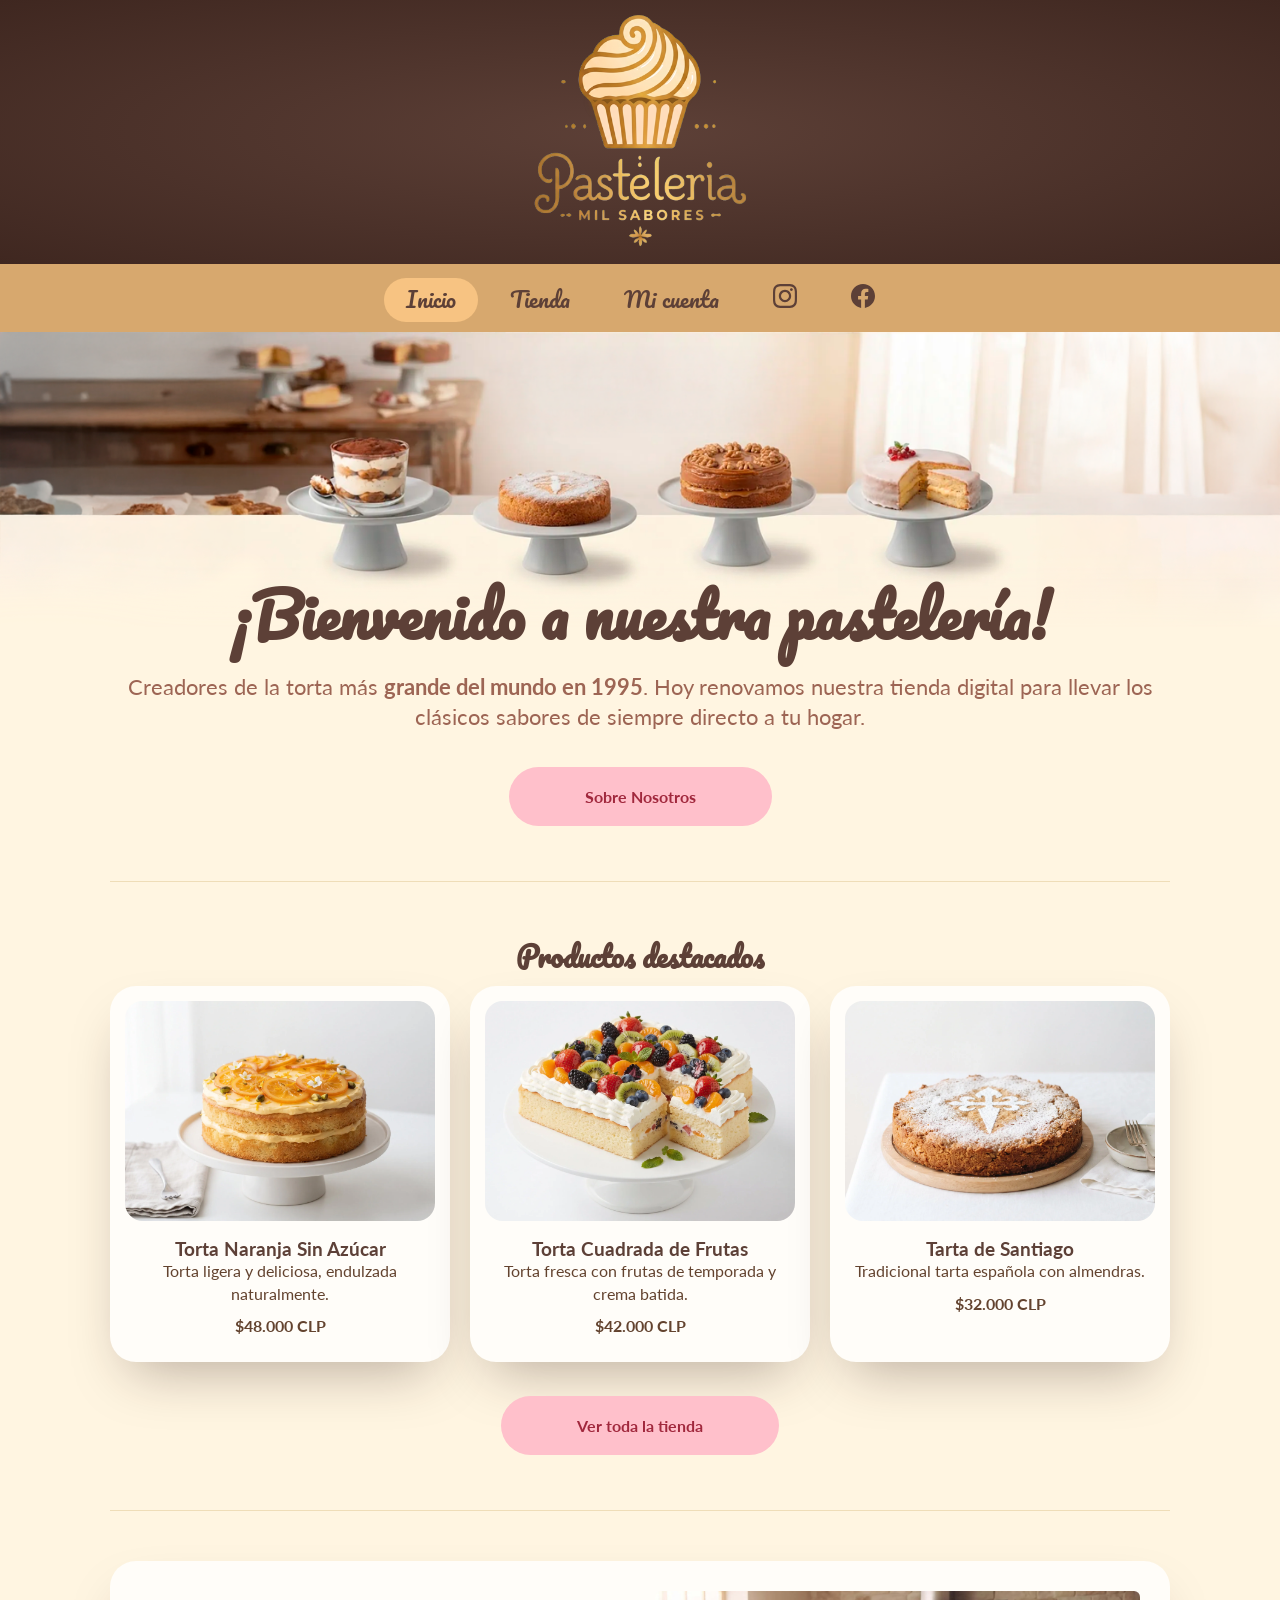
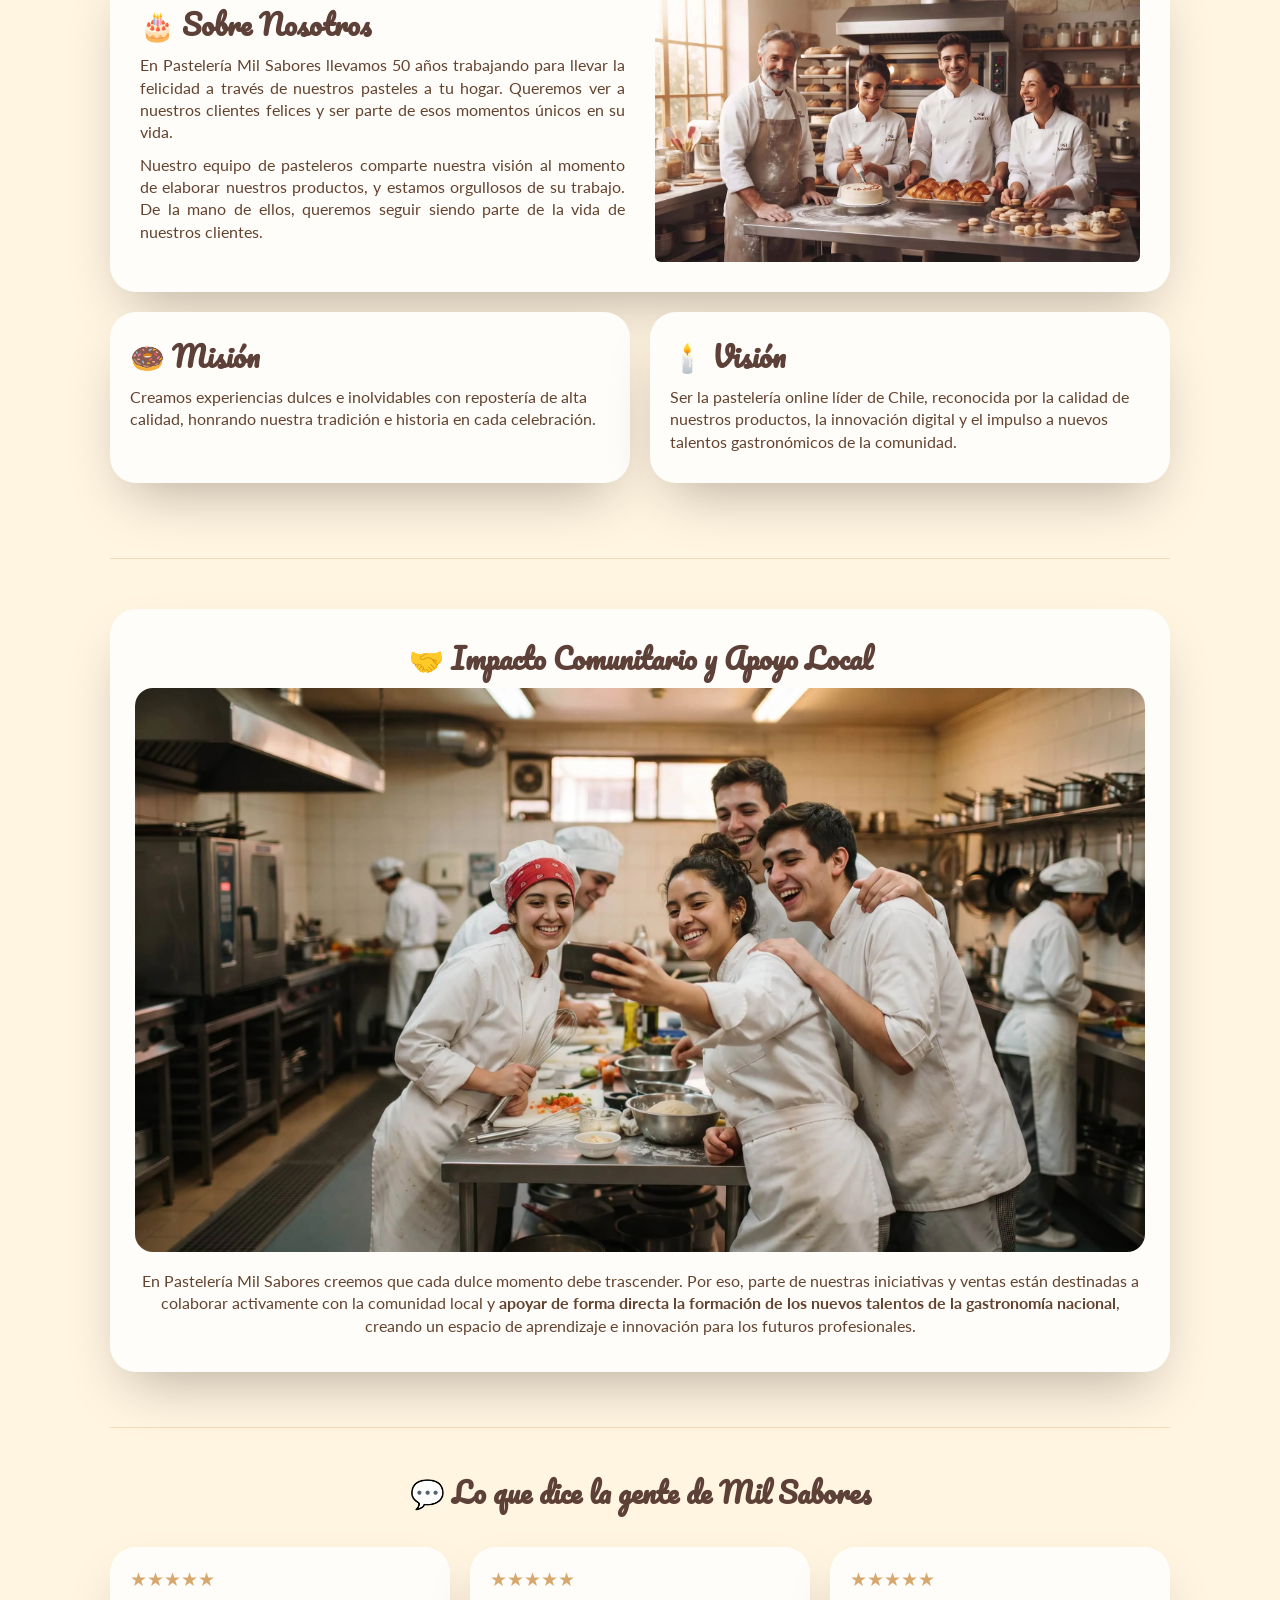
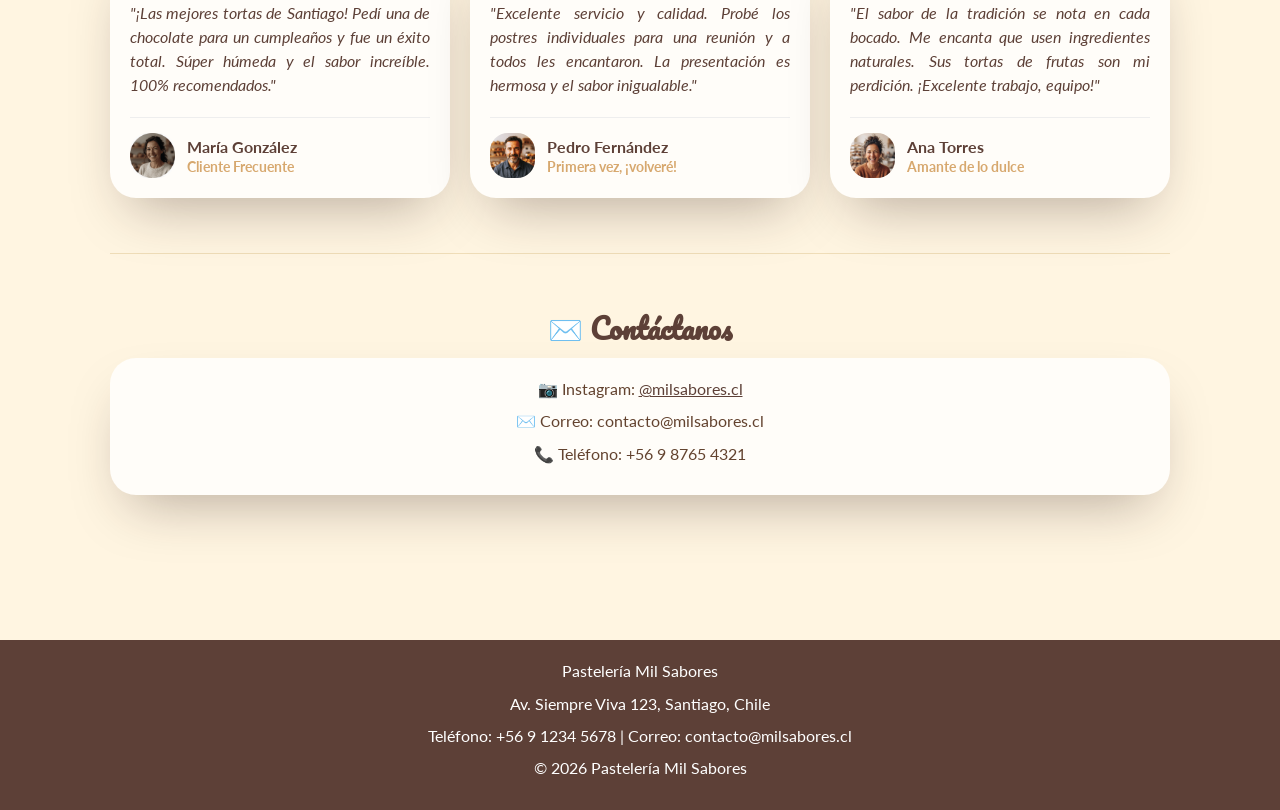
<file: index.html>
<!DOCTYPE html>
<html lang="es">
<head>
    <meta charset="UTF-8">
    <meta name="viewport" content="width=device-width, initial-scale=1.0">
    <title>🎂 Pastelería Mil Sabores - Inicio</title>
    <meta name="description" content="Pastelería Mil Sabores, tortas y postres artesanales hechos con dedicación.">
    <link rel="stylesheet" href="css/style.css">
    <link rel="preconnect" href="https://fonts.googleapis.com">
    <link rel="preconnect" href="https://fonts.gstatic.com" crossorigin>
    <link href="https://fonts.googleapis.com/css2?family=Lato:ital,wght@0,100;0,300;0,400;0,700;0,900;1,100;1,300;1,400;1,700;1,900&family=Pacifico&display=swap" rel="stylesheet">
</head>
<body>

    <header>
        <div class="logo">
            <a href="index.html"> <img src="img/logo.png" /><h1>Pastelería Mil Sabores</h1></a>
        </div>
    </header>

    <nav>
        <ul>
            <li><a href="index.html" class="current">Inicio</a></li>
            <li><a href="tienda.html">Tienda</a></li>
            <li><a href="login.html">Mi cuenta</a></li>
            <li>
                <a href="#" target="_blank">
                    <svg xmlns="http://www.w3.org/2000/svg" viewBox="0 0 24 24" width="24" height="24" fill="currentColor">
                        <path d="M12 2.163c3.204 0 3.584.012 4.85.07 3.252.148 4.771 1.691 4.919 4.919.058 1.265.069 1.645.069 4.849 0 3.205-.012 3.584-.069 4.849-.149 3.225-1.664 4.771-4.919 4.919-1.266.058-1.644.07-4.85.07-3.204 0-3.584-.012-4.849-.07-3.26-.149-4.771-1.699-4.919-4.92-.058-1.265-.07-1.644-.07-4.849 0-3.204.013-3.583.07-4.849.149-3.227 1.664-4.771 4.919-4.919 1.266-.057 1.645-.069 4.849-.069zm0-2.163c-3.259 0-3.667.014-4.947.072-4.358.2-6.78 2.618-6.98 6.98-.059 1.281-.073 1.689-.073 4.948 0 3.259.014 3.668.072 4.948.2 4.358 2.618 6.78 6.98 6.98 1.281.058 1.689.072 4.948.072 3.259 0 3.668-.014 4.948-.072 4.354-.2 6.782-2.618 6.979-6.98.059-1.28.073-1.689.073-4.948 0-3.259-.014-3.667-.072-4.947-.196-4.354-2.617-6.78-6.979-6.98-1.281-.059-1.69-.073-4.949-.073zm0 5.838c-3.403 0-6.162 2.759-6.162 6.162s2.759 6.163 6.162 6.163 6.162-2.759 6.162-6.163c0-3.403-2.759-6.162-6.162-6.162zm0 10.162c-2.209 0-4-1.79-4-4 0-2.209 1.791-4 4-4s4 1.791 4 4c0 2.21-1.791 4-4 4zm6.406-11.845c-.796 0-1.441.645-1.441 1.44s.645 1.44 1.441 1.44c.795 0 1.439-.645 1.439-1.44s-.644-1.44-1.439-1.44z"/>
                    </svg>
                </a>
            </li>
            <li>
                <a href="#" target="_blank">
                    <svg xmlns="http://www.w3.org/2000/svg" viewBox="0 0 24 24" width="24" height="24" fill="currentColor">
                        <path d="M24 12.073c0-6.627-5.373-12-12-12s-12 5.373-12 12c0 5.99 4.388 10.954 10.125 11.854v-8.385H7.078v-3.47h3.047V9.43c0-3.007 1.792-4.669 4.533-4.669 1.312 0 2.686.235 2.686.235v2.953H15.83c-1.491 0-1.956.925-1.956 1.874v2.25h3.328l-.532 3.47h-2.796v8.385C19.612 23.027 24 18.062 24 12.073z"/>
                    </svg>
                </a>
            </li>
        </ul>
    </nav>

    <img class="bienvenida-imagen" src="img/hero.png" alt="Torta Cuadrada de Frutas de la pastelería">
    
    <main>
        <section id="bienvenida">
            <h2>¡Bienvenido a nuestra pastelería!</h2>
            <p>Creadores de la torta más <b>grande del mundo en 1995</b>. Hoy renovamos nuestra tienda digital para llevar los clásicos sabores de siempre directo a tu hogar.</p>
            <button type="button" id="go-nosotros">Sobre Nosotros</button>
        </section>

        <section id="destacados">
            <h2>Productos destacados</h2>
            <div class="contenedor-productos">

                <article class="tarjeta-producto tarjeta-base">
                    <img src="img/Torta_Naranja_Sin_Azucar.webp" alt="Torta Naranja Sin Azúcar">
                    <h3>Torta Naranja Sin Azúcar</h3>
                    <p>Torta ligera y deliciosa, endulzada naturalmente.</p>
                    <p class="precio">$48.000 CLP</p>
                </article>
                
                <article class="tarjeta-producto tarjeta-base">
                    <img src="img/Torta_Cuadrada_Frutas.webp" alt="Torta Cuadrada de Frutas">
                    <h3>Torta Cuadrada de Frutas</h3>
                    <p>Torta fresca con frutas de temporada y crema batida.</p>
                    <p class="precio">$42.000 CLP</p>
                </article>

                <article class="tarjeta-producto tarjeta-base">
                    <img src="img/Tarta_De_Santiago.webp" alt="Tarta de Santiago">
                    <h3>Tarta de Santiago</h3>
                    <p>Tradicional tarta española con almendras.</p>
                    <p class="precio">$32.000 CLP</p>
                </article>

            </div>
            <a href="tienda.html" class="button">Ver toda la tienda</a>
        </section>

        <section class="seccion-quienes-somos" id="nosotros">
            <div class="tarjeta-sobre-nosotros tarjeta-base">
                <div class="texto-nosotros">
                    <h2>🎂 Sobre Nosotros</h2>
                    <p>En Pastelería Mil Sabores llevamos 50 años trabajando para llevar la felicidad a través de nuestros pasteles a tu hogar. Queremos ver a nuestros clientes felices y ser parte de esos momentos únicos en su vida.</p>
                    <p>Nuestro equipo de pasteleros comparte nuestra visión al momento de elaborar nuestros productos, y estamos orgullosos de su trabajo. De la mano de ellos, queremos seguir siendo parte de la vida de nuestros clientes.</p>
                </div>
                <div class="imagen-nosotros">
                    <img src="img/Quienes_somos.webp" alt="Equipo de pasteleros en Mil Sabores">
                </div>
            </div>
            <div class="contenedor-mision-vision">
                <div class="caja-mision tarjeta-base">
                    <h2>🍩 Misión</h2>
                    <p>Creamos experiencias dulces e inolvidables con repostería de alta calidad, honrando nuestra tradición e historia en cada celebración.</p>
                </div>
                <div class="caja-vision tarjeta-base">
                    <h2>🕯️ Visión</h2>
                    <p>Ser la pastelería online líder de Chile, reconocida por la calidad de nuestros productos, la innovación digital y el impulso a nuevos talentos gastronómicos de la comunidad.</p>
                </div>
            </div>
        </section>

        <section class="seccion-impacto">
            <div class="tarjeta-impacto tarjeta-base">
                <h2>🤝 Impacto Comunitario y Apoyo Local</h2>
                <img src="img/Impacto.webp" alt="Estudiantes de pastelería" class="imagen-impacto">
                <p>En Pastelería Mil Sabores creemos que cada dulce momento debe trascender. Por eso, parte de nuestras iniciativas y ventas están destinadas a colaborar activamente con la comunidad local y <b>apoyar de forma directa la formación de los nuevos talentos de la gastronomía nacional</b>, creando un espacio de aprendizaje e innovación para los futuros profesionales.</p>
            </div>
        </section>


        <!-- Sección de Testimonios -->
        <section class="seccion-testimonios">
            <h2>💬 Lo que dice la gente de Mil Sabores</h2>
            <div class="contenedor-testimonios">

                <!-- Testimonio 1 -->
                <article class="tarjeta-testimonio tarjeta-base">
                    <div class="estrellas">&#9733;&#9733;&#9733;&#9733;&#9733;</div>
                    <p>"¡Las mejores tortas de Santiago! Pedí una de chocolate para un cumpleaños y fue un éxito total. Súper húmeda y el sabor increíble. 100% recomendados."</p>
                    <div class="datos-cliente">
                        <img src="img/cliente_1.webp" alt="Foto de María González" class="foto-cliente">
                        <div>
                            <h4>María González</h4>
                            <span>Cliente Frecuente</span>
                        </div>
                    </div>
                </article>

                <!-- Testimonio 2 -->
                <article class="tarjeta-testimonio tarjeta-base">
                    <div class="estrellas">&#9733;&#9733;&#9733;&#9733;&#9733;</div>
                    <p>"Excelente servicio y calidad. Probé los postres individuales para una reunión y a todos les encantaron. La presentación es hermosa y el sabor inigualable."</p>
                    <div class="datos-cliente">
                        <img src="img/cliente_2.webp" alt="Foto de Pedro Fernández" class="foto-cliente">
                        <div>
                            <h4>Pedro Fernández</h4>
                            <span>Primera vez, ¡volveré!</span>
                        </div>
                    </div>
                </article>

                <!-- Testimonio 3 -->
                <article class="tarjeta-testimonio tarjeta-base">
                    <div class="estrellas">&#9733;&#9733;&#9733;&#9733;&#9733;</div>
                    <p>"El sabor de la tradición se nota en cada bocado. Me encanta que usen ingredientes naturales. Sus tortas de frutas son mi perdición. ¡Excelente trabajo, equipo!"</p>
                    <div class="datos-cliente">
                        <img src="img/cliente_3.webp" alt="Foto de Ana Torres" class="foto-cliente">
                        <div>
                            <h4>Ana Torres</h4>
                            <span>Amante de lo dulce</span>
                        </div>
                    </div>
                </article>

            </div>
        </section>

        <!-- Contacto -->
        <section class="no-border">
            <h2>✉️ Contáctanos</h2>
            <div class="nosotros-contacto tarjeta-base">
                <p>📷 Instagram: <a href="https://instagram.com/milsabores.cl" target="_blank" rel="noopener">@milsabores.cl</a></p>
                <p>✉️ Correo: contacto@milsabores.cl</p>
                <p>📞 Teléfono: +56 9 8765 4321</p>
            </div>
        </section>

    </main>

    <footer>
        <p>Pastelería Mil Sabores</p>
        <p>Av. Siempre Viva 123, Santiago, Chile</p>
        <p>Teléfono: +56 9 1234 5678 | Correo: contacto@milsabores.cl</p>
        <p>&copy; 2026 Pastelería Mil Sabores</p>
    </footer>

    <script src="js/main.js"></script>
</body>
</html>
</file>
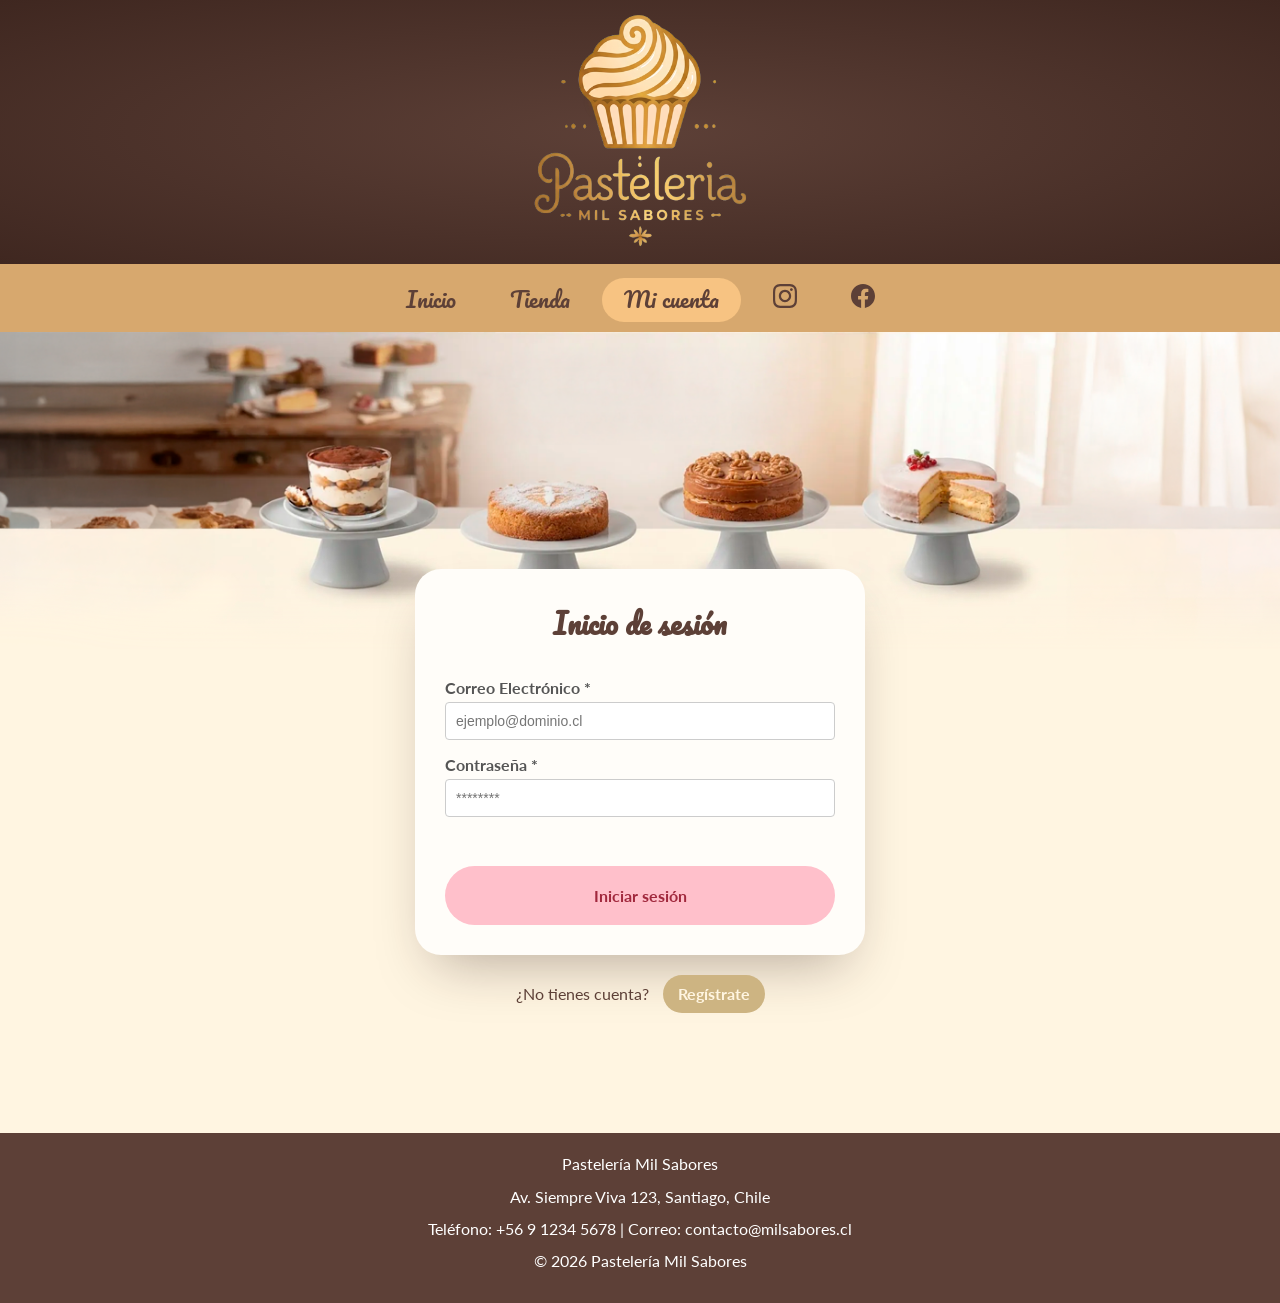
<file: login.html>
<!DOCTYPE html>
<html lang="es">

<head>
    <meta charset="UTF-8">
    <meta name="viewport" content="width=device-width, initial-scale=1.0">
    <title>🎂 Pastelería Mil Sabores - Inicio de sesión</title>
    <meta name="description" content="Pastelería Mil Sabores, tortas y postres artesanales hechos con dedicación.">
    <link rel="stylesheet" href="css/style.css">
    <link rel="preconnect" href="https://fonts.googleapis.com">
    <link rel="preconnect" href="https://fonts.gstatic.com" crossorigin>
    <link
        href="https://fonts.googleapis.com/css2?family=Lato:ital,wght@0,100;0,300;0,400;0,700;0,900;1,100;1,300;1,400;1,700;1,900&family=Pacifico&display=swap"
        rel="stylesheet">
</head>

<body>

    <header>
        <div class="logo">
            <a href="index.html"> <img src="img/logo.png" />
                <h1>🎂 Pastelería Mil Sabores</h1>
            </a>
        </div>
    </header>
    
    <nav>
        <ul>
            <li><a href="index.html">Inicio</a></li>
            <li><a href="tienda.html">Tienda</a></li>
            <li><a href="login.html" class="current">Mi cuenta</a></li>
            <li>
                <a href="#" target="_blank">
                    <svg xmlns="http://www.w3.org/2000/svg" viewBox="0 0 24 24" width="24" height="24" fill="currentColor">
                        <path d="M12 2.163c3.204 0 3.584.012 4.85.07 3.252.148 4.771 1.691 4.919 4.919.058 1.265.069 1.645.069 4.849 0 3.205-.012 3.584-.069 4.849-.149 3.225-1.664 4.771-4.919 4.919-1.266.058-1.644.07-4.85.07-3.204 0-3.584-.012-4.849-.07-3.26-.149-4.771-1.699-4.919-4.92-.058-1.265-.07-1.644-.07-4.849 0-3.204.013-3.583.07-4.849.149-3.227 1.664-4.771 4.919-4.919 1.266-.057 1.645-.069 4.849-.069zm0-2.163c-3.259 0-3.667.014-4.947.072-4.358.2-6.78 2.618-6.98 6.98-.059 1.281-.073 1.689-.073 4.948 0 3.259.014 3.668.072 4.948.2 4.358 2.618 6.78 6.98 6.98 1.281.058 1.689.072 4.948.072 3.259 0 3.668-.014 4.948-.072 4.354-.2 6.782-2.618 6.979-6.98.059-1.28.073-1.689.073-4.948 0-3.259-.014-3.667-.072-4.947-.196-4.354-2.617-6.78-6.979-6.98-1.281-.059-1.69-.073-4.949-.073zm0 5.838c-3.403 0-6.162 2.759-6.162 6.162s2.759 6.163 6.162 6.163 6.162-2.759 6.162-6.163c0-3.403-2.759-6.162-6.162-6.162zm0 10.162c-2.209 0-4-1.79-4-4 0-2.209 1.791-4 4-4s4 1.791 4 4c0 2.21-1.791 4-4 4zm6.406-11.845c-.796 0-1.441.645-1.441 1.44s.645 1.44 1.441 1.44c.795 0 1.439-.645 1.439-1.44s-.644-1.44-1.439-1.44z"/>
                    </svg>
                </a>
            </li>
            <li>
                <a href="#" target="_blank">
                    <svg xmlns="http://www.w3.org/2000/svg" viewBox="0 0 24 24" width="24" height="24" fill="currentColor">
                        <path d="M24 12.073c0-6.627-5.373-12-12-12s-12 5.373-12 12c0 5.99 4.388 10.954 10.125 11.854v-8.385H7.078v-3.47h3.047V9.43c0-3.007 1.792-4.669 4.533-4.669 1.312 0 2.686.235 2.686.235v2.953H15.83c-1.491 0-1.956.925-1.956 1.874v2.25h3.328l-.532 3.47h-2.796v8.385C19.612 23.027 24 18.062 24 12.073z"/>
                    </svg>
                </a>
            </li>
        </ul>
    </nav>

    <img class="bienvenida-imagen small" src="img/hero.png" alt="Torta Cuadrada de Frutas de la pastelería">

    <main class="form-wrap">
        <div class="form-container tarjeta-base">
            <h2>Inicio de sesión</h2>
            <form id="registroForm">

                <div class="form-group">
                    <label for="correo">Correo Electrónico *</label>
                    <input type="email" id="correo" required placeholder="ejemplo@dominio.cl">
                </div>

                <div class="form-group">
                    <label for="password">Contraseña *</label>
                    <input type="password" id="password" required placeholder="********">
                </div>

                <button type="submit">Iniciar sesión</button>
            </form>
        </div>
        <div>¿No tienes cuenta? <a href="registro.html" class="button small">Regístrate</a></div>

    </main>
    <footer>
        <p>Pastelería Mil Sabores</p>
        <p>Av. Siempre Viva 123, Santiago, Chile</p>
        <p>Teléfono: +56 9 1234 5678 | Correo: contacto@milsabores.cl</p>
        <p>&copy; 2026 Pastelería Mil Sabores</p>
    </footer>
</body>
</html>
</file>
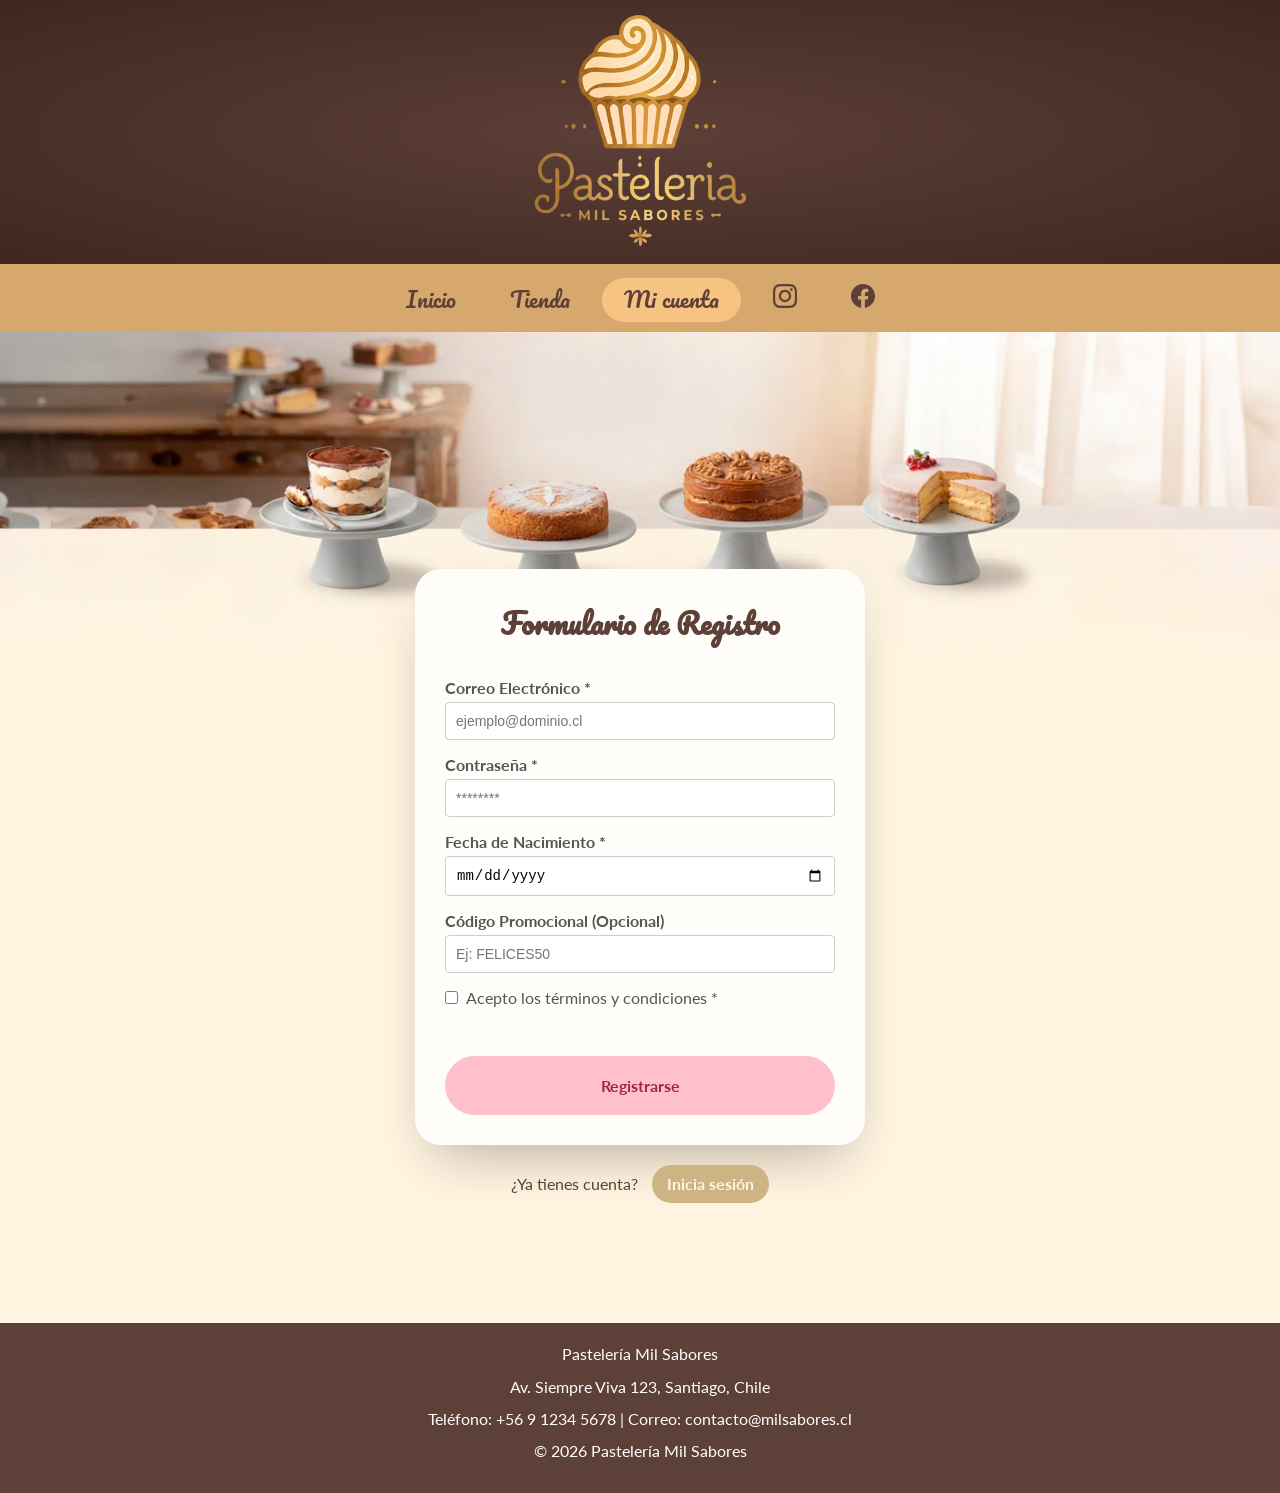
<file: registro.html>
<!DOCTYPE html>
<html lang="es">

<head>
    <meta charset="UTF-8">
    <meta name="viewport" content="width=device-width, initial-scale=1.0">
    <title>🎂 Pastelería Mil Sabores - Registro</title>
    <meta name="description" content="Pastelería Mil Sabores, tortas y postres artesanales hechos con dedicación.">
    <link rel="stylesheet" href="css/style.css">
    <link rel="preconnect" href="https://fonts.googleapis.com">
    <link rel="preconnect" href="https://fonts.gstatic.com" crossorigin>
    <link
        href="https://fonts.googleapis.com/css2?family=Lato:ital,wght@0,100;0,300;0,400;0,700;0,900;1,100;1,300;1,400;1,700;1,900&family=Pacifico&display=swap"
        rel="stylesheet">
</head>

<body>

    <header>
        <div class="logo">
            <a href="index.html"> <img src="img/logo.png" />
                <h1>Pastelería Mil Sabores</h1>
            </a>
        </div>
    </header>
    
    <nav>
        <ul>
            <li><a href="index.html">Inicio</a></li>
            <li><a href="tienda.html">Tienda</a></li>
            <li><a href="login.html" class="current">Mi cuenta</a></li>
            <li>
                <a href="#" target="_blank">
                    <svg xmlns="http://www.w3.org/2000/svg" viewBox="0 0 24 24" width="24" height="24" fill="currentColor">
                        <path d="M12 2.163c3.204 0 3.584.012 4.85.07 3.252.148 4.771 1.691 4.919 4.919.058 1.265.069 1.645.069 4.849 0 3.205-.012 3.584-.069 4.849-.149 3.225-1.664 4.771-4.919 4.919-1.266.058-1.644.07-4.85.07-3.204 0-3.584-.012-4.849-.07-3.26-.149-4.771-1.699-4.919-4.92-.058-1.265-.07-1.644-.07-4.849 0-3.204.013-3.583.07-4.849.149-3.227 1.664-4.771 4.919-4.919 1.266-.057 1.645-.069 4.849-.069zm0-2.163c-3.259 0-3.667.014-4.947.072-4.358.2-6.78 2.618-6.98 6.98-.059 1.281-.073 1.689-.073 4.948 0 3.259.014 3.668.072 4.948.2 4.358 2.618 6.78 6.98 6.98 1.281.058 1.689.072 4.948.072 3.259 0 3.668-.014 4.948-.072 4.354-.2 6.782-2.618 6.979-6.98.059-1.28.073-1.689.073-4.948 0-3.259-.014-3.667-.072-4.947-.196-4.354-2.617-6.78-6.979-6.98-1.281-.059-1.69-.073-4.949-.073zm0 5.838c-3.403 0-6.162 2.759-6.162 6.162s2.759 6.163 6.162 6.163 6.162-2.759 6.162-6.163c0-3.403-2.759-6.162-6.162-6.162zm0 10.162c-2.209 0-4-1.79-4-4 0-2.209 1.791-4 4-4s4 1.791 4 4c0 2.21-1.791 4-4 4zm6.406-11.845c-.796 0-1.441.645-1.441 1.44s.645 1.44 1.441 1.44c.795 0 1.439-.645 1.439-1.44s-.644-1.44-1.439-1.44z"/>
                    </svg>
                </a>
            </li>
            <li>
                <a href="#" target="_blank">
                    <svg xmlns="http://www.w3.org/2000/svg" viewBox="0 0 24 24" width="24" height="24" fill="currentColor">
                        <path d="M24 12.073c0-6.627-5.373-12-12-12s-12 5.373-12 12c0 5.99 4.388 10.954 10.125 11.854v-8.385H7.078v-3.47h3.047V9.43c0-3.007 1.792-4.669 4.533-4.669 1.312 0 2.686.235 2.686.235v2.953H15.83c-1.491 0-1.956.925-1.956 1.874v2.25h3.328l-.532 3.47h-2.796v8.385C19.612 23.027 24 18.062 24 12.073z"/>
                    </svg>
                </a>
            </li>
        </ul>
    </nav>

    <img class="bienvenida-imagen small" src="img/hero.png" alt="Torta Cuadrada de Frutas de la pastelería">

    <main class="form-wrap">
        <div class="form-container tarjeta-base">
            <h2>Formulario de Registro</h2>
            <form id="registroForm">

                <div class="form-group">
                    <label for="correo">Correo Electrónico *</label>
                    <input type="email" id="correo" required placeholder="ejemplo@dominio.cl">
                </div>

                <div class="form-group">
                    <label for="password">Contraseña *</label>
                    <input type="password" id="password" required placeholder="********">
                </div>

                <div class="form-group">
                    <label for="fechaNacimiento">Fecha de Nacimiento *</label>
                    <input type="date" id="fechaNacimiento" required>
                </div>

                <div class="form-group">
                    <label for="codigoPromocional">Código Promocional (Opcional)</label>
                    <input type="text" id="codigoPromocional" placeholder="Ej: FELICES50">
                </div>

                <div class="form-group checkbox-group">
                    <input type="checkbox" id="terminos" required>
                    <label for="terminos">Acepto los términos y condiciones *</label>
                </div>

                <button type="submit">Registrarse</button>
            </form>

            <div id="resultadoBeneficios" class="benefits-box">
                <h3>¡Registro exitoso! Tus beneficios activados:</h3>
                <ul id="listaBeneficios"></ul>
            </div>
        </div>
        <div>¿Ya tienes cuenta? <a href="login.html" class="button small">Inicia sesión</a></div>

    </main>
    <footer>
        <p>Pastelería Mil Sabores</p>
        <p>Av. Siempre Viva 123, Santiago, Chile</p>
        <p>Teléfono: +56 9 1234 5678 | Correo: contacto@milsabores.cl</p>
        <p>&copy; 2026 Pastelería Mil Sabores</p>
    </footer>
    <script src="js/form.js"></script>
</body>
</html>
</file>
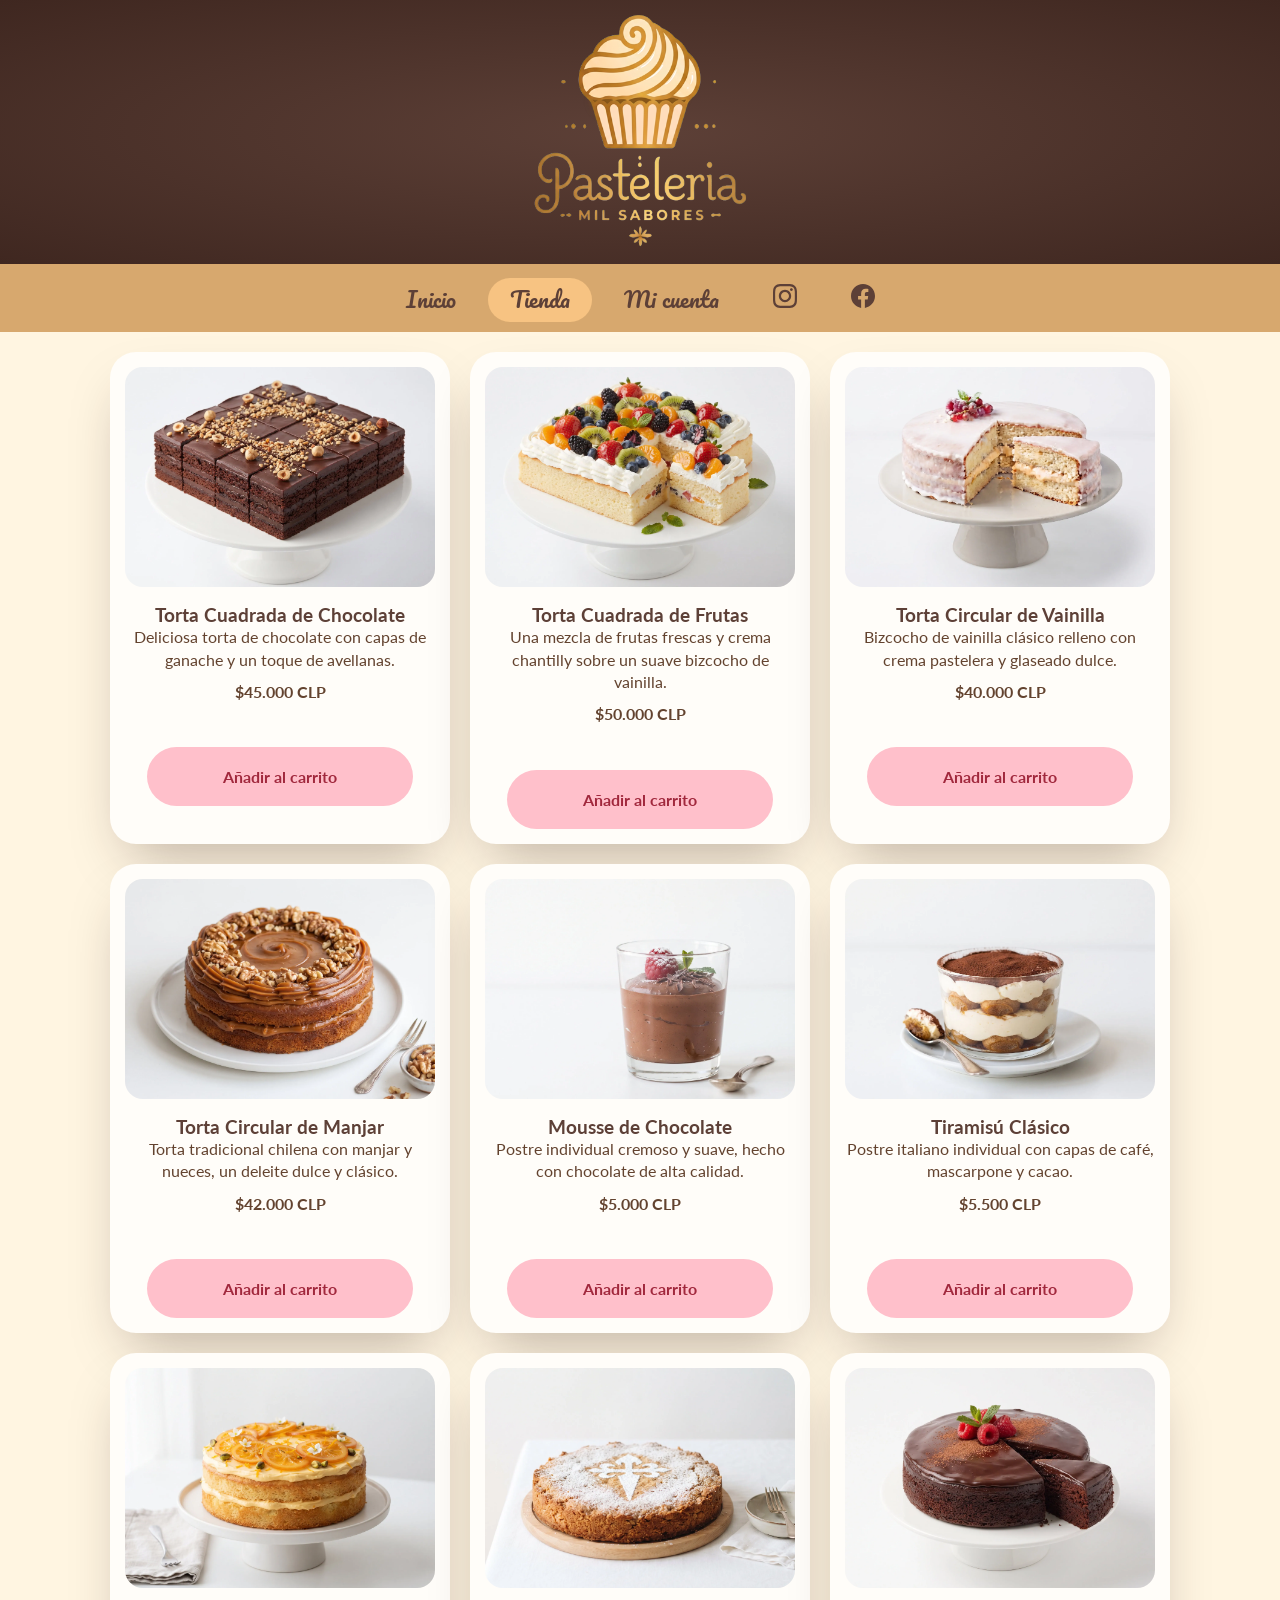
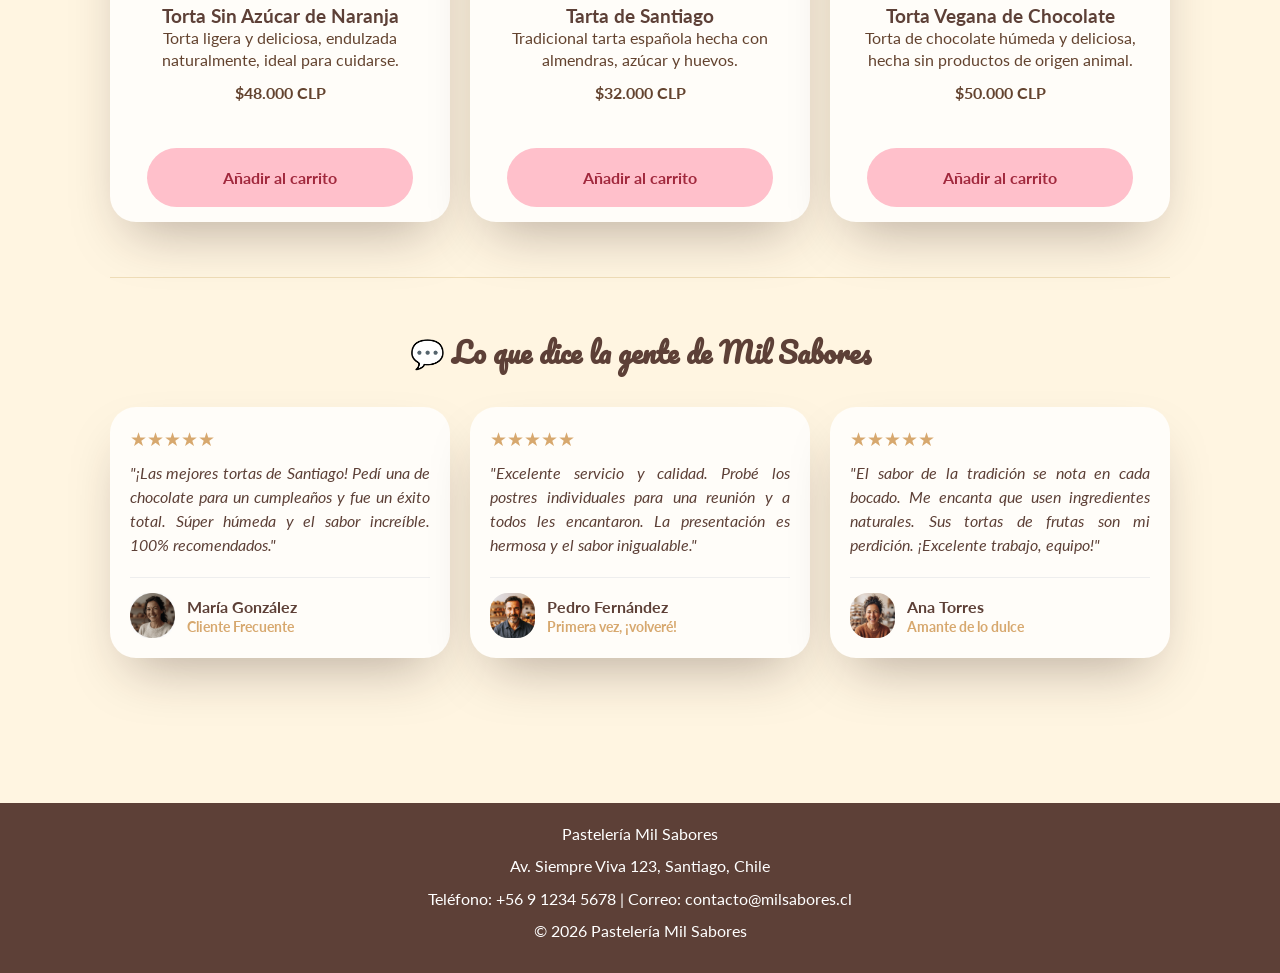
<file: tienda.html>
<!DOCTYPE html>
<html lang="es">
<head>
<meta charset="UTF-8">
    <meta name="viewport" content="width=device-width, initial-scale=1.0">
    <title>🎂 Pastelería Mil Sabores - Tienda</title>
    <meta name="description" content="Pastelería Mil Sabores, tortas y postres artesanales hechos con dedicación.">
    <link rel="stylesheet" href="css/style.css">
    <link rel="preconnect" href="https://fonts.googleapis.com">
    <link rel="preconnect" href="https://fonts.gstatic.com" crossorigin>
    <link href="https://fonts.googleapis.com/css2?family=Lato:ital,wght@0,100;0,300;0,400;0,700;0,900;1,100;1,300;1,400;1,700;1,900&family=Pacifico&display=swap" rel="stylesheet">
</head>
<body>

    <header>
        <div class="logo">
            <a href="index.html"> <img src="img/logo.png" /><h1>Pastelería Mil Sabores</h1></a>
        </div>
    </header>

    <nav>
        <ul>
            <li><a href="index.html">Inicio</a></li>
            <li><a href="tienda.html" class="current">Tienda</a></li>
            <li><a href="login.html">Mi cuenta</a></li>
            <li>
                <a href="#" target="_blank">
                    <svg xmlns="http://www.w3.org/2000/svg" viewBox="0 0 24 24" width="24" height="24" fill="currentColor">
                        <path d="M12 2.163c3.204 0 3.584.012 4.85.07 3.252.148 4.771 1.691 4.919 4.919.058 1.265.069 1.645.069 4.849 0 3.205-.012 3.584-.069 4.849-.149 3.225-1.664 4.771-4.919 4.919-1.266.058-1.644.07-4.85.07-3.204 0-3.584-.012-4.849-.07-3.26-.149-4.771-1.699-4.919-4.92-.058-1.265-.07-1.644-.07-4.849 0-3.204.013-3.583.07-4.849.149-3.227 1.664-4.771 4.919-4.919 1.266-.057 1.645-.069 4.849-.069zm0-2.163c-3.259 0-3.667.014-4.947.072-4.358.2-6.78 2.618-6.98 6.98-.059 1.281-.073 1.689-.073 4.948 0 3.259.014 3.668.072 4.948.2 4.358 2.618 6.78 6.98 6.98 1.281.058 1.689.072 4.948.072 3.259 0 3.668-.014 4.948-.072 4.354-.2 6.782-2.618 6.979-6.98.059-1.28.073-1.689.073-4.948 0-3.259-.014-3.667-.072-4.947-.196-4.354-2.617-6.78-6.979-6.98-1.281-.059-1.69-.073-4.949-.073zm0 5.838c-3.403 0-6.162 2.759-6.162 6.162s2.759 6.163 6.162 6.163 6.162-2.759 6.162-6.163c0-3.403-2.759-6.162-6.162-6.162zm0 10.162c-2.209 0-4-1.79-4-4 0-2.209 1.791-4 4-4s4 1.791 4 4c0 2.21-1.791 4-4 4zm6.406-11.845c-.796 0-1.441.645-1.441 1.44s.645 1.44 1.441 1.44c.795 0 1.439-.645 1.439-1.44s-.644-1.44-1.439-1.44z"/>
                    </svg>
                </a>
            </li>
            <li>
                <a href="#" target="_blank">
                    <svg xmlns="http://www.w3.org/2000/svg" viewBox="0 0 24 24" width="24" height="24" fill="currentColor">
                        <path d="M24 12.073c0-6.627-5.373-12-12-12s-12 5.373-12 12c0 5.99 4.388 10.954 10.125 11.854v-8.385H7.078v-3.47h3.047V9.43c0-3.007 1.792-4.669 4.533-4.669 1.312 0 2.686.235 2.686.235v2.953H15.83c-1.491 0-1.956.925-1.956 1.874v2.25h3.328l-.532 3.47h-2.796v8.385C19.612 23.027 24 18.062 24 12.073z"/>
                    </svg>
                </a>
            </li>
        </ul>
    </nav>

    <main>
        <section class="contenedor-productos">
            
            <!-- Producto 1 -->
            <div class="tarjeta-producto tarjeta-base">
                <img src="img/Torta_Cuadrada_Chocolate.webp" alt="Torta Cuadrada de Chocolate">
                <h3>Torta Cuadrada de Chocolate</h3>
                <p>Deliciosa torta de chocolate con capas de ganache y un toque de avellanas.</p>
                <p class="precio">$45.000 CLP</p>
                <button>Añadir al carrito</button>
            </div>

            <!-- Producto 2 -->
            <div class="tarjeta-producto tarjeta-base">
                <img src="img/Torta_Cuadrada_Frutas.webp" alt="Torta Cuadrada de Frutas">
                <h3>Torta Cuadrada de Frutas</h3>
                <p>Una mezcla de frutas frescas y crema chantilly sobre un suave bizcocho de vainilla.</p>
                <p class="precio">$50.000 CLP</p>
                <button>Añadir al carrito</button>
            </div>

            <!-- Producto 3 -->
            <div class="tarjeta-producto tarjeta-base">
                <img src="img/Torta_Circular_Vainilla.webp" alt="Torta Circular de Vainilla">
                <h3>Torta Circular de Vainilla</h3>
                <p>Bizcocho de vainilla clásico relleno con crema pastelera y glaseado dulce.</p>
                <p class="precio">$40.000 CLP</p>
                <button>Añadir al carrito</button>
            </div>

            <!-- Producto 4 -->
            <div class="tarjeta-producto tarjeta-base">
                <img src="img/Torta_Circular_Manjar.webp" alt="Torta Circular de Manjar">
                <h3>Torta Circular de Manjar</h3>
                <p>Torta tradicional chilena con manjar y nueces, un deleite dulce y clásico.</p>
                <p class="precio">$42.000 CLP</p>
                <button>Añadir al carrito</button>
            </div>

            <!-- Producto 5 -->
            <div class="tarjeta-producto tarjeta-base">
                <img src="img/Mousse_Chocolate.webp" alt="Mousse de Chocolate">
                <h3>Mousse de Chocolate</h3>
                <p>Postre individual cremoso y suave, hecho con chocolate de alta calidad.</p>
                <p class="precio">$5.000 CLP</p>
                <button>Añadir al carrito</button>
            </div>

            <!-- Producto 6 -->
            <div class="tarjeta-producto tarjeta-base">
                <img src="img/Tiramisú_Clásico.webp" alt="Tiramisú Clásico">
                <h3>Tiramisú Clásico</h3>
                <p>Postre italiano individual con capas de café, mascarpone y cacao.</p>
                <p class="precio">$5.500 CLP</p>
                <button>Añadir al carrito</button>
            </div>

            <!-- Producto 7 -->
            <div class="tarjeta-producto tarjeta-base">
                <img src="img/Torta_Naranja_Sin_Azucar.webp" alt="Torta Sin Azúcar de Naranja">
                <h3>Torta Sin Azúcar de Naranja</h3>
                <p>Torta ligera y deliciosa, endulzada naturalmente, ideal para cuidarse.</p>
                <p class="precio">$48.000 CLP</p>
                <button>Añadir al carrito</button>
            </div>

            <!-- Producto 8 -->
            <div class="tarjeta-producto tarjeta-base">
                <img src="img/Tarta_De_Santiago.webp" alt="Tarta de Santiago">
                <h3>Tarta de Santiago</h3>
                <p>Tradicional tarta española hecha con almendras, azúcar y huevos.</p>
                <p class="precio">$32.000 CLP</p>
                <button>Añadir al carrito</button>
            </div>

            <!-- Producto 9 -->
            <div class="tarjeta-producto tarjeta-base">
                <img src="img/Torta_Vegana_Chocolate.webp" alt="Torta Vegana de Chocolate">
                <h3>Torta Vegana de Chocolate</h3>
                <p>Torta de chocolate húmeda y deliciosa, hecha sin productos de origen animal.</p>
                <p class="precio">$50.000 CLP</p>
                <button>Añadir al carrito</button>
            </div>

        </section>


         <!-- Sección de Testimonios -->
        <section class="seccion-testimonios no-border">
            <h2>💬 Lo que dice la gente de Mil Sabores</h2>
            <div class="contenedor-testimonios">

                <!-- Testimonio 1 -->
                <article class="tarjeta-testimonio tarjeta-base">
                    <div class="estrellas">&#9733;&#9733;&#9733;&#9733;&#9733;</div>
                    <p>"¡Las mejores tortas de Santiago! Pedí una de chocolate para un cumpleaños y fue un éxito total. Súper húmeda y el sabor increíble. 100% recomendados."</p>
                    <div class="datos-cliente">
                        <img src="img/cliente_1.webp" alt="Foto de María González" class="foto-cliente">
                        <div>
                            <h4>María González</h4>
                            <span>Cliente Frecuente</span>
                        </div>
                    </div>
                </article>

                <!-- Testimonio 2 -->
                <article class="tarjeta-testimonio tarjeta-base">
                    <div class="estrellas">&#9733;&#9733;&#9733;&#9733;&#9733;</div>
                    <p>"Excelente servicio y calidad. Probé los postres individuales para una reunión y a todos les encantaron. La presentación es hermosa y el sabor inigualable."</p>
                    <div class="datos-cliente">
                        <img src="img/cliente_2.webp" alt="Foto de Pedro Fernández" class="foto-cliente">
                        <div>
                            <h4>Pedro Fernández</h4>
                            <span>Primera vez, ¡volveré!</span>
                        </div>
                    </div>
                </article>

                <!-- Testimonio 3 -->
                <article class="tarjeta-testimonio tarjeta-base">
                    <div class="estrellas">&#9733;&#9733;&#9733;&#9733;&#9733;</div>
                    <p>"El sabor de la tradición se nota en cada bocado. Me encanta que usen ingredientes naturales. Sus tortas de frutas son mi perdición. ¡Excelente trabajo, equipo!"</p>
                    <div class="datos-cliente">
                        <img src="img/cliente_3.webp" alt="Foto de Ana Torres" class="foto-cliente">
                        <div>
                            <h4>Ana Torres</h4>
                            <span>Amante de lo dulce</span>
                        </div>
                    </div>
                </article>

            </div>
        </section>
    </main>

    <footer>
        <p>Pastelería Mil Sabores</p>
        <p>Av. Siempre Viva 123, Santiago, Chile</p>
        <p>Teléfono: +56 9 1234 5678 | Correo: contacto@milsabores.cl</p>
        <p>&copy; 2026 Pastelería Mil Sabores</p>
    </footer>

</body>
</html>
</file>
<file: css/style.css>
/* Estilos generales del sitio - Pastelería Mil Sabores */
* {
    box-sizing: border-box;
    margin: 0;
    padding: 0;
}

h2 {
    font-family: "Pacifico", cursive;
    font-size: 28px;
    margin-bottom: 5px;
}

p {
    font-size: 16px;
    margin-bottom: 10px;
    line-height: 1.4;
    color: #63432f;
}

/*FFC0CB*/
body {
    font-family: "Lato", sans-serif;
    font-weight: 400;
    font-style: normal;
    background-color: #FFF5E1;
    color: #5D4037;
    margin: 0;
    padding: 0;
}

/* Header */
header {
    background-color: #5D4037;
    text-align: center;
    background: radial-gradient(#5D4037, #3f2720);
    padding: 10px;
}

.logo a {
    text-decoration: none;
}

.logo a img {
    width: 300px;
}

.logo a h1 {
    display: none;
}

/* Navegación */
nav {
    background-color: #D7A86E;
    padding: 10px;
    display: flex;
    justify-content: center;
    align-items: center;
    flex-wrap: wrap;
    position: sticky;
    top: 0;
}

nav ul {
    list-style: none;
    margin: 0;
    padding: 0;
}

nav ul li {
    display: inline-block;
    margin: 0 3px;
}

nav ul li a {
    color: #5D4037;
    text-decoration: none;
    font-weight: 400;
    font-family: "Pacifico", cursive;
    font-size: 22px;
    padding: 10px 22px 12px;
    display: block;
    transition: background-color 0.3s ease;
    border-radius: 23px;
    line-height: 1;
}

nav ul li a:hover,
nav ul li a.current {
    background: #f7c382;
}

main {
    max-width: 1100px;
    margin: 0 auto;
    padding: 20px;
}

section {
    margin-bottom: 50px;
    text-align: center;
    border-bottom: 1px solid #efddb8;
    padding-bottom: 55px;
}

section.no-border{
    border-bottom: none;
}

/* Sección de bienvenida */
#bienvenida h2 {
    font-size: 60px;
    font-family: "Pacifico", cursive;
    margin-top: -85px;
}

#bienvenida p {
    font-size: 22px;
    color: #9d6554;
    margin: 0 auto;
}

.bienvenida-imagen {
    max-width: 100%;
    width: 100%;
    display: block;
    height: auto;
}

.bienvenida-imagen.small {
    object-fit: cover;
    height: 317px;
    object-position: bottom;
}

/* Tarjetas de productos (3 por fila) */
.contenedor-productos {
    display: flex;
    flex-wrap: wrap;
    justify-content: center;
    gap: 20px;
}

.tarjeta-base {
    background-color: #fffdf9;
    border-radius: 26px;
    padding: 15px;
    box-shadow: 0 26px 56px -20px #2d1b1659;
}

.tarjeta-base img {
    border-radius: 18px;
}

.tarjeta-producto {
    text-align: center;
    width: 340px;
}

.tarjeta-producto img {
    width: 100%;
    height: 220px;
    object-fit: cover;
    margin-bottom: 14px;
}

.tarjeta-producto .precio {
    font-weight: bold;
}

button,
.button {
    background-color: #FFC0CB;
    color: #a1283d;
    border: none;
    padding: 20px 76px;
    border-radius: 40px;
    cursor: pointer;
    margin-top: 34px;
    font-family: "Lato", sans-serif;
    font-size: 16px;
    font-weight: bold;
    display: inline-block;
    text-decoration: none;
    transition: all 0.3s ease;
}

button:hover,
.button:hover {
    background-color: #a1283d;
    color: #FFC0CB;
}

.button.small{
    padding: 9px 15px 10px;
    margin-top: 0;
    margin-left: 10px;
    background-color: #cdb482;
    color: #fff5e1;
}

.button.small:hover{
    background-color: #e5cb96;
}

footer {
    background-color: #5D4037;
    color: #FFF5E1;
    text-align: center;
    padding: 20px 10px;
    margin-top: 20px;
}

footer p {
    color: white;
}

footer a {
    color: #FFF5E1;
}

/* Estilos Quiénes Somos (Dos columnas) */
#nosotros {
    scroll-margin-top: 80px;
}

.seccion-quienes-somos {
    display: flex;
    flex-direction: column;
    gap: 20px;
    text-align: left !important;
}

.tarjeta-sobre-nosotros {
    padding: 30px;
    display: flex;
    align-items: center;
    gap: 30px;
    flex-wrap: wrap;
}

.texto-nosotros {
    flex: 1;
    min-width: 280px;
    text-align: justify;
}

.texto-nosotros h2 {
    text-align: left;
    margin-top: 0;
}

.imagen-nosotros {
    flex: 1;
    min-width: 280px;
}

.imagen-nosotros img {
    width: 100%;
    height: auto;
    border-radius: 6px;
    object-fit: cover;
    display: block;
}

.contenedor-mision-vision {
    display: flex;
    gap: 20px;
    flex-wrap: wrap;
    margin-bottom: 20px;
    /* Compactado */
}

.caja-mision,
.caja-vision {
    padding: 20px;
    flex: 1;
    min-width: 280px;
}

/* Estilos Sección Impacto Comunitario */
.seccion-impacto {
    display: flex;
    flex-direction: column;
    gap: 20px;
    margin-bottom: 40px;
    text-align: left !important;
}

.tarjeta-impacto {
    padding: 25px;
    text-align: center;
}

.imagen-impacto {
    width: 100%;
    height: auto;
    border-radius: 6px;
    margin-bottom: 15px;
    object-fit: cover;
}

.nosotros-contacto {
    padding: 20px;
}

.nosotros-contacto a {
    color: #5D4037;
}

/* --- Estilos Sección Testimonios (3 en una fila) --- */
.seccion-testimonios {
    margin-bottom: 50px;
}

.seccion-testimonios h2 {
    text-align: center;
    margin-bottom: 30px;
    color: #5D4037;
}

.contenedor-testimonios {
    display: flex;
    flex-wrap: wrap;
    justify-content: center;
    gap: 20px;
    max-width: 1100px;
    margin: 0 auto;
}

.tarjeta-testimonio {
    padding: 20px;
    width: 340px;
    text-align: left;
    display: flex;
    flex-direction: column;
    justify-content: space-between;
}

.estrellas {
    color: #D7A86E;
    font-size: 1.2em;
    margin-bottom: 10px;
}

.tarjeta-testimonio p {
    text-align: justify;
    color: #5D4037;
    font-style: italic;
    line-height: 1.5;
    margin-bottom: 20px;
    flex-grow: 1;
}

.datos-cliente {
    display: flex;
    align-items: center;
    gap: 12px;
    border-top: 1px solid #eee;
    padding-top: 15px;
}

.foto-cliente {
    width: 45px;
    height: 45px;
    border-radius: 50%;
    object-fit: cover;
}

.datos-cliente h4 {
    margin: 0;
    font-size: 1em;
    color: #5D4037;
}

.datos-cliente span {
    font-size: 0.85em;
    color: #D7A86E;
    font-weight: bold;
}

/* Formulario de registro */
.form-wrap {
    display: flex;
    justify-content: center;
    margin-bottom: 100px;
    margin-top: -100px;
    flex-direction: column;
    align-items: center;
    gap: 20px;
}

.form-container {
    padding: 30px;
    max-width: 450px;
    width: 100%;
}

.form-container h2 {
    margin-bottom: 30px;
    text-align: center;
}

.form-group {
    margin-bottom: 15px;
}

label {
    display: block;
    margin-bottom: 5px;
    color: #555;
    font-weight: bold;
}

input[type="email"],
input[type="password"],
input[type="date"],
input[type="text"] {
    width: 100%;
    padding: 10px;
    border: 1px solid #ccc;
    border-radius: 4px;
    font-size: 14px;
}

.checkbox-group {
    display: flex;
    align-items: center;
    gap: 8px;
}

.checkbox-group label {
    font-weight: normal;
    margin-bottom: 0;
}

.form-container button {
    width: 100%;
}

.benefits-box {
    margin-top: 20px;
    padding: 15px 15px 10px;
    border-radius: 5px;
    background-color: #ede7db;
    border: 1px solid #cfc5b0;
    display: none;
}

.benefits-box h3 {
    font-size: 16px;
    color: #5d4037;
    margin-bottom: 10px;
    font-weight: bold;
}

.benefits-box ul {
    padding-left: 20px;
    color: #5d4037;
}

li {
    margin-bottom: 10px;
}
</file>
